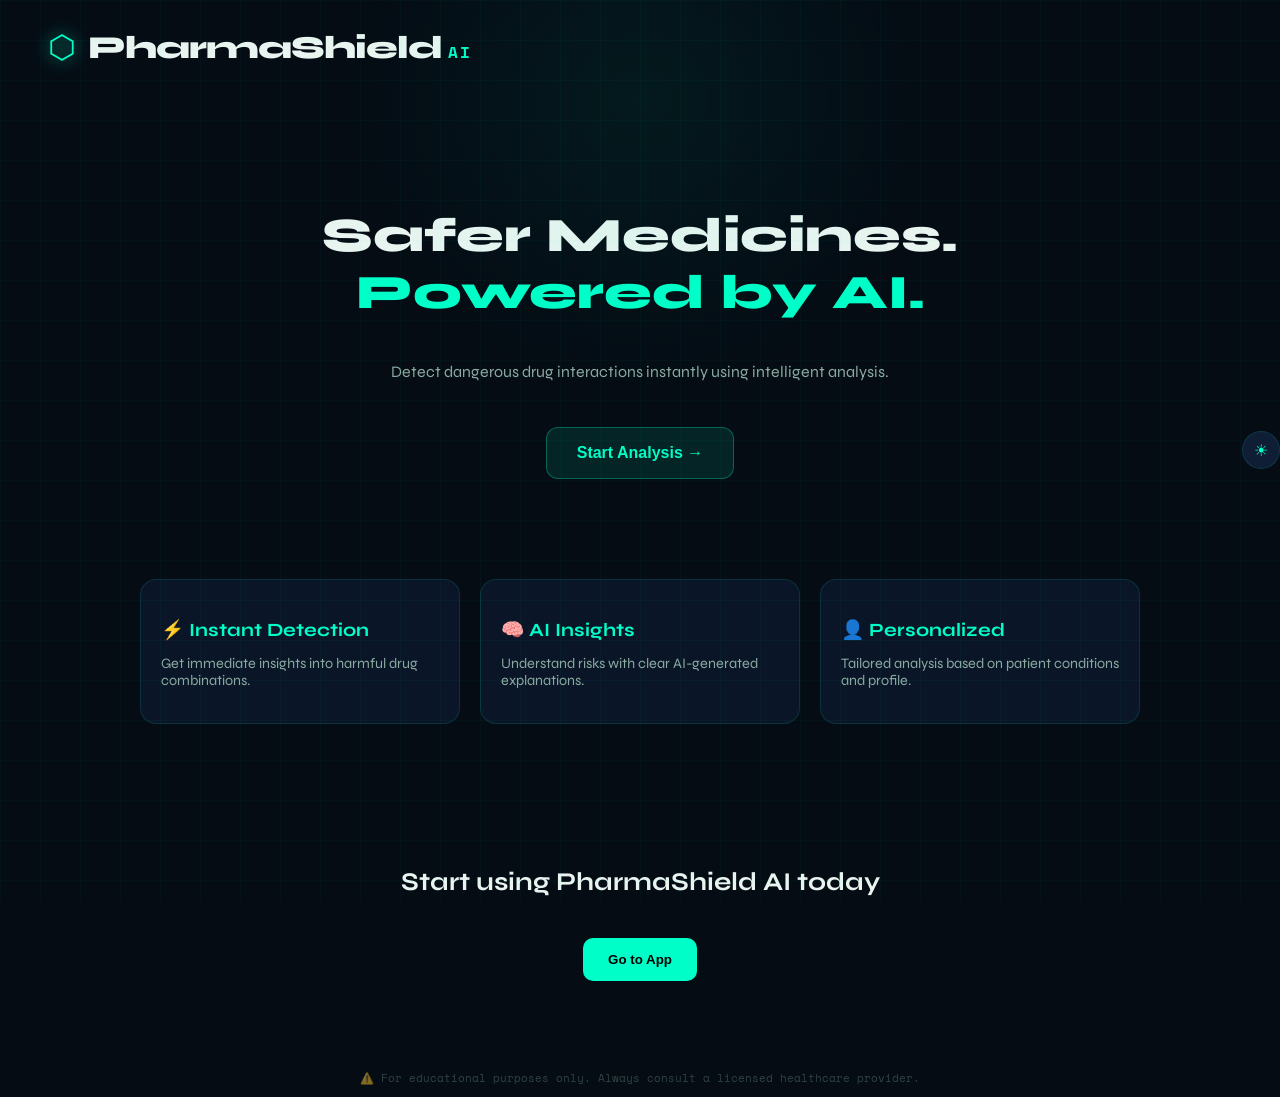
<file: frontend/index.html>
<!DOCTYPE html>
<html lang="en" data-theme="dark">
<head>
  <meta charset="UTF-8">
  <meta name="viewport" content="width=device-width, initial-scale=1.0">
  <title>PharmaShield AI</title>

  <link rel="preconnect" href="https://fonts.googleapis.com">
  <link href="https://fonts.googleapis.com/css2?family=Space+Mono:wght@400;700&family=Syne:wght@400;600;700;800&display=swap" rel="stylesheet">
  <link rel="stylesheet" href="style.css">
   <link rel="icon" type="image/png" href="favicon-32x32.png"/>
</head>

<body>

<div class="bg-grid"></div>
<div class="bg-glow"></div>

<!-- NAVBAR -->
<nav style="display:flex; justify-content:space-between; align-items:center; padding:20px 40px;">
  <div class="logo">
    <span class="logo-icon">⬡</span>
    <div class="logo-text">
      <span class="logo-main">PharmaShield</span>
      <span class="logo-sub">AI</span>
    </div>
  </div>

  <button class="theme-toggle" onclick="toggleTheme()">
    <span id="themeIcon">☀</span>
  </button>
</nav>

<!-- HERO -->
<section style="text-align:center; padding:80px 20px 40px; max-width:900px; margin:auto;">

  <h1 style="font-size:3rem; font-weight:800; line-height:1.2;">
    Safer Medicines.<br>
    <span style="color:var(--teal);">Powered by AI.</span>
  </h1>

  <p style="margin-top:20px; color:var(--text-dim); font-size:1rem;">
    Detect dangerous drug interactions instantly using intelligent analysis.
  </p>

  <button onclick="goToApp()" 
    style="
      margin-top:30px;
      padding:16px 30px;
      font-size:1rem;
      border-radius:12px;
      border:1px solid var(--border-hover);
      background:var(--teal-dim);
      color:var(--teal);
      font-weight:700;
      cursor:pointer;
      transition:0.3s;
    "
    onmouseover="this.style.boxShadow='0 0 20px var(--teal-dim)'"
    onmouseout="this.style.boxShadow='none'"
  >
    Start Analysis →
  </button>

</section>

<!-- FEATURES GRID -->
<section style="padding:60px 20px; max-width:1000px; margin:auto;">

  <div style="display:grid; grid-template-columns:repeat(auto-fit,minmax(250px,1fr)); gap:20px;">

    <div style="padding:20px; border:1px solid var(--border); border-radius:16px; background:var(--surface);">
      <h3 style="color:var(--teal); margin-bottom:10px;">⚡ Instant Detection</h3>
      <p style="color:var(--text-dim); font-size:0.9rem;">
        Get immediate insights into harmful drug combinations.
      </p>
    </div>

    <div style="padding:20px; border:1px solid var(--border); border-radius:16px; background:var(--surface);">
      <h3 style="color:var(--teal); margin-bottom:10px;">🧠 AI Insights</h3>
      <p style="color:var(--text-dim); font-size:0.9rem;">
        Understand risks with clear AI-generated explanations.
      </p>
    </div>

    <div style="padding:20px; border:1px solid var(--border); border-radius:16px; background:var(--surface);">
      <h3 style="color:var(--teal); margin-bottom:10px;">👤 Personalized</h3>
      <p style="color:var(--text-dim); font-size:0.9rem;">
        Tailored analysis based on patient conditions and profile.
      </p>
    </div>

  </div>

</section>

<!-- CTA SECTION -->
<section style="text-align:center; padding:60px 20px;">

  <h2 style="font-size:1.6rem;">Start using PharmaShield AI today</h2>

  <button onclick="goToApp()" 
    style="
      margin-top:20px;
      padding:14px 25px;
      border-radius:10px;
      border:none;
      background:var(--teal);
      color:black;
      font-weight:700;
      cursor:pointer;
    "
  >
    Go to App
  </button>

</section>

<!-- FOOTER -->
<footer class="footer">
  <p>⚠️ For educational purposes only. Always consult a licensed healthcare provider.</p>
</footer>

<script>
function goToApp(){
  window.location.href = "app.html";
}

function toggleTheme(){
  const html = document.documentElement;
  const isDark = html.getAttribute('data-theme') === 'dark';
  html.setAttribute('data-theme', isDark ? 'light' : 'dark');
  document.getElementById('themeIcon').textContent = isDark ? '☽' : '☀';
}
</script>
</body>
</html>
</file>
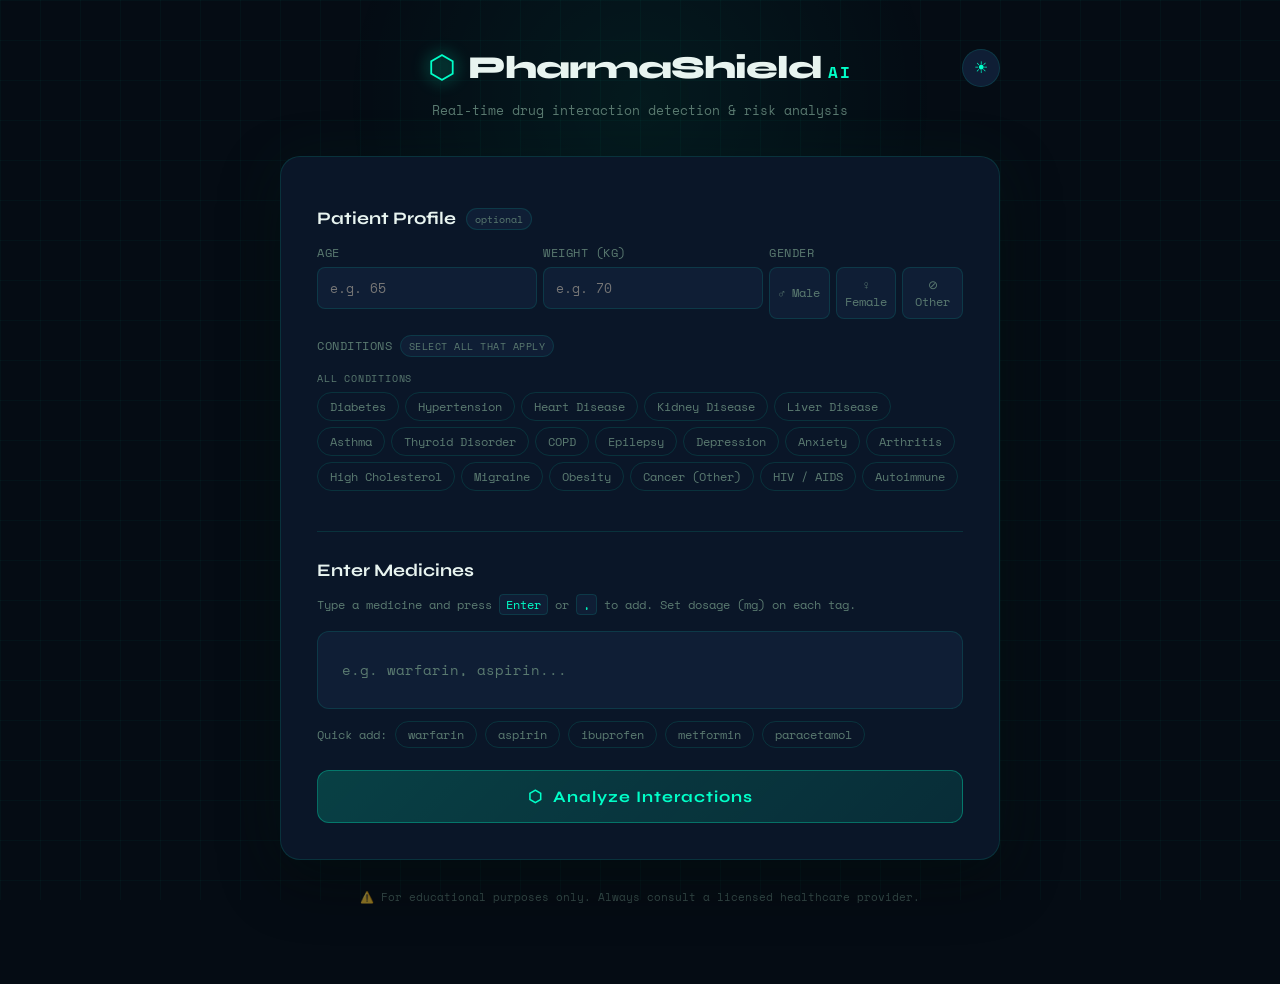
<file: frontend/app.html>
<!DOCTYPE html>
<html lang="en" data-theme="dark">
<head>
  <meta charset="UTF-8" />
  <meta name="viewport" content="width=device-width, initial-scale=1.0"/>
  <title>PharmaShield AI — Drug Interaction Checker</title>
  <link rel="preconnect" href="https://fonts.googleapis.com">
  <link href="https://fonts.googleapis.com/css2?family=Space+Mono:wght@400;700&family=Syne:wght@400;600;700;800&display=swap" rel="stylesheet">
  <link rel="stylesheet" href="style.css" />
  <link rel="stylesheet" href="ml_style.css" />
  <link rel="icon" type="image/png" href="favicon-32x32.png"/>
</head>
<body>

  <div class="bg-grid"></div>
  <div class="bg-glow"></div>

  <div class="app-wrapper">

    <!-- Header -->
    <header class="header">
      <div class="header-top">
        <div class="logo">
          <span class="logo-icon">⬡</span>
          <div class="logo-text">
            <span class="logo-main">PharmaShield</span>
            <span class="logo-sub">AI</span>
          </div>
        </div>
        <button class="theme-toggle" id="themeToggle" onclick="toggleTheme()" title="Toggle light / dark">
          <span class="theme-icon" id="themeIcon">☀</span>
        </button>
         <span id="mlStatusBadge" class="ml-badge" style="display:none"></span>
      </div>
      <p class="tagline">Real-time drug interaction detection & risk analysis</p>
    </header>

    <!-- Main Card -->
    <main class="main-card">

      <!-- Patient Profile -->
      <section class="patient-section">
        <h2 class="section-title">Patient Profile <span class="optional-tag">optional</span></h2>

        <div class="patient-grid">
          <div class="field-group">
            <label class="field-label">Age</label>
            <input type="number" id="patientAge" class="field-input" placeholder="e.g. 65" min="1" max="120"/>
          </div>
          <div class="field-group">
            <label class="field-label">Weight (kg)</label>
            <input type="number" id="patientWeight" class="field-input" placeholder="e.g. 70" min="1" max="300"/>
          </div>
          <div class="field-group">
            <label class="field-label">Gender</label>
            <div class="gender-group" id="genderGroup">
              <button class="gender-btn" data-val="male"   onclick="selectGender(this)">♂ Male</button>
              <button class="gender-btn" data-val="female" onclick="selectGender(this)">♀ Female</button>
              <button class="gender-btn" data-val="other"  onclick="selectGender(this)">⊘ Other</button>
            </div>
          </div>
        </div>

        <!-- Conditions block — JS populates chips -->
        <div class="field-group condition-field">
          <div class="condition-label-row">
            <label class="field-label">
              Conditions <span class="optional-tag">select all that apply</span>
            </label>
            <span class="condition-gender-hint" id="conditionGenderHint"></span>
          </div>

          <!-- Priority / gender-specific conditions -->
          <div class="condition-section" id="prioritySection" style="display:none">
            <span class="condition-section-label" id="priorityLabel"></span>
            <div class="condition-tags-wrapper" id="priorityChips"></div>
          </div>

          <!-- General conditions always visible -->
          <div class="condition-section">
            <span class="condition-section-label" id="generalLabel">General</span>
            <div class="condition-tags-wrapper" id="generalChips"></div>
          </div>
        </div>
      </section>

      <div class="divider"></div>

      <!-- Medicine Input -->
      <section class="input-section">
        <h2 class="section-title">Enter Medicines</h2>
        <p class="section-desc">
          Type a medicine and press <kbd>Enter</kbd> or <kbd>,</kbd> to add. Set dosage (mg) on each tag.
        </p>

        <div class="tag-input-wrapper" id="tagWrapper">
          <div class="tags-container" id="tagsContainer"></div>
          <input
            type="text"
            id="medicineInput"
            class="tag-input"
            placeholder="e.g. warfarin, aspirin..."
            autocomplete="off"
          />
        </div>
        <div class="autocomplete-dropdown" id="autocompleteDropdown"></div>

        <div class="quick-add">
          <span class="quick-label">Quick add:</span>
          <button class="chip" onclick="addMedicine('warfarin')">warfarin</button>
          <button class="chip" onclick="addMedicine('aspirin')">aspirin</button>
          <button class="chip" onclick="addMedicine('ibuprofen')">ibuprofen</button>
          <button class="chip" onclick="addMedicine('metformin')">metformin</button>
          <button class="chip" onclick="addMedicine('paracetamol')">paracetamol</button>
        </div>

        <button class="check-btn" id="checkBtn" onclick="checkInteractions()">
          <span class="btn-icon">⬡</span>
          Analyze Interactions
        </button>
      </section>

      <!-- Loading -->
      <div class="loading-state" id="loadingState" style="display:none">
        <div class="loading-spinner"></div>
        <p class="loading-text">Analyzing drug interactions...</p>
      </div>

      <!-- Results -->
      <section class="results-section" id="resultsSection" style="display:none">

        <div class="risk-banner" id="riskBanner">
          <div class="risk-icon" id="riskIcon"></div>
          <div class="risk-info">
            <span class="risk-label" id="riskLabel"></span>
            <span class="risk-detail" id="riskDetail"></span>
          </div>
          <div class="risk-badge" id="riskBadge"></div>
        </div>

        <div class="ai-box" id="aiBox" style="display:none">
          <div class="ai-header">
            <span class="ai-dot"></span>
            <span class="ai-title">AI Safety Summary</span>
          </div>
          <p class="ai-text" id="aiText"></p>
        </div>

        <div class="interactions-list" id="interactionsList"></div>
        <div class="stats-bar" id="statsBar"></div>

        <div class="action-row">
          <button class="action-btn" onclick="shareWhatsApp()">📲 Share on WhatsApp</button>
          <button class="action-btn" onclick="toggleHistory()">🕓 View History</button>
        </div>

        <div class="history-panel" id="historyPanel" style="display:none">
          <h3 class="history-title">Recent Checks</h3>
          <div id="historyList"></div>
        </div>

        <button class="reset-btn" onclick="resetApp()">← Check Another Combination</button>
      </section>

    </main>

    <footer class="footer">
      <p>⚠️ For educational purposes only. Always consult a licensed healthcare provider.</p>
    </footer>

  </div>

  <script src="script.js"></script>
</body>
</html>
</file>
<file: frontend/style.css>
/* 
   PharmaShield AI — Style
   Themes: Dark (default) + Light
   *, *::before, *::after { box-sizing: border-box; margin: 0; padding: 0; }
   /* ─── DARK THEME (default) ─── */
   :root,
   [data-theme="dark"] {
     --bg:           #050c14;
     --surface:      #0a1628;
     --surface2:     #0f1e35;
     --surface3:     #13243f;
     --border:       rgba(0,255,200,0.12);
     --border-hover: rgba(0,255,200,0.3);
     --teal:         #00ffc8;
     --teal-dim:     rgba(0,255,200,0.10);
     --teal-mid:     rgba(0,255,200,0.18);
     --red:          #ff4d6a;
     --red-dim:      rgba(255,77,106,0.15);
     --orange:       #ff9f43;
     --orange-dim:   rgba(255,159,67,0.15);
     --green:        #0be881;
     --green-dim:    rgba(11,232,129,0.12);
     --text:         #e8f4f0;
     --text-muted:   #5a7a70;
     --text-dim:     #8aaaa0;
     --font-display: 'Syne', sans-serif;
     --font-mono:    'Space Mono', monospace;
     --radius:       12px;
     --radius-sm:    8px;
     --shadow:       0 20px 60px rgba(0,0,0,0.45);
     --card-glow:    0 0 60px rgba(0,255,200,0.04);
   }
   
   /* ─── LIGHT THEME ─── */
   [data-theme="light"] {
     --bg:           #f0f7f5;
     --surface:      #ffffff;
     --surface2:     #eaf4f1;
     --surface3:     #ddf0eb;
     --border:       rgba(0,160,120,0.18);
     --border-hover: rgba(0,160,120,0.45);
     --teal:         #007d60;
     --teal-dim:     rgba(0,160,120,0.10);
     --teal-mid:     rgba(0,160,120,0.18);
     --red:          #d9324a;
     --red-dim:      rgba(217,50,74,0.10);
     --orange:       #c97a20;
     --orange-dim:   rgba(201,122,32,0.10);
     --green:        #0a9e5c;
     --green-dim:    rgba(10,158,92,0.10);
     --text:         #0d2620;
     --text-muted:   #6a9990;
     --text-dim:     #3d6b62;
     --shadow:       0 8px 40px rgba(0,100,80,0.10);
     --card-glow:    0 0 0px transparent;
   }
   
   /* ─── Base ─── */
   body {
     background: var(--bg);
     color: var(--text);
     font-family: var(--font-display);
     min-height: 100vh;
     overflow-x: hidden;
     transition: background 0.3s ease, color 0.3s ease;
   }
   
   /* ─── Background decoration ─── */
   .bg-grid {
     position: fixed; inset: 0; z-index: 0; pointer-events: none;
     background-image:
       linear-gradient(rgba(0,255,200,0.03) 1px, transparent 1px),
       linear-gradient(90deg, rgba(0,255,200,0.03) 1px, transparent 1px);
     background-size: 40px 40px;
     transition: opacity 0.3s;
   }
   [data-theme="light"] .bg-grid {
     background-image:
       linear-gradient(rgba(0,160,120,0.05) 1px, transparent 1px),
       linear-gradient(90deg, rgba(0,160,120,0.05) 1px, transparent 1px);
   }
   
   .bg-glow {
     position: fixed; top: -200px; left: 50%; transform: translateX(-50%);
     width: 600px; height: 600px; pointer-events: none; z-index: 0;
     background: radial-gradient(circle, rgba(0,255,200,0.06) 0%, transparent 70%);
     transition: background 0.3s;
   }
   [data-theme="light"] .bg-glow {
     background: radial-gradient(circle, rgba(0,160,120,0.08) 0%, transparent 70%);
   }
   
   /* ─── Layout ─── */
   .app-wrapper {
     position: relative; z-index: 1;
     max-width: 720px;
     margin: 0 auto;
     padding: 40px 20px 60px;
   }
   
   /* ─── Header ─── */
   .header {
     text-align: center;
     margin-bottom: 36px;
     animation: fadeDown 0.6s ease both;
   }
   
   .header-top {
     display: flex;
     align-items: center;
     justify-content: center;
     position: relative;
     margin-bottom: 10px;
   }
   
   .logo {
     display: inline-flex;
     align-items: center;
     gap: 12px;
   }
   
   .logo-icon {
     font-size: 2rem;
     color: var(--teal);
     filter: drop-shadow(0 0 8px var(--teal));
     animation: pulse 2s infinite;
   }
   
   .logo-text { display: flex; align-items: baseline; gap: 6px; }
   
   .logo-main {
     font-size: 2rem;
     font-weight: 800;
     letter-spacing: -1px;
     color: var(--text);
   }
   
   .logo-sub {
     font-size: 1rem;
     font-weight: 700;
     color: var(--teal);
     font-family: var(--font-mono);
     letter-spacing: 2px;
   }
   
   .tagline {
     font-size: 0.82rem;
     color: var(--text-muted);
     font-family: var(--font-mono);
   }
   
   /* ─── Theme Toggle ─── */
   .theme-toggle {
     position: absolute;
     right: 0;
     top: 50%;
     transform: translateY(-50%);
     width: 38px; height: 38px;
     border-radius: 50%;
     border: 1px solid var(--border);
     background: var(--surface2);
     color: var(--teal);
     font-size: 1rem;
     cursor: pointer;
     display: flex;
     align-items: center;
     justify-content: center;
     transition: all 0.2s ease;
   }
   .theme-toggle:hover {
     border-color: var(--border-hover);
     background: var(--teal-dim);
     box-shadow: 0 0 12px rgba(0,255,200,0.12);
   }
   [data-theme="light"] .theme-toggle:hover {
     box-shadow: 0 0 12px rgba(0,160,120,0.15);
   }
   
   /* ─── Card ─── */
   .main-card {
     background: var(--surface);
     border: 1px solid var(--border);
     border-radius: 20px;
     padding: 36px;
     box-shadow: var(--card-glow), var(--shadow);
     animation: fadeUp 0.7s ease both;
     transition: background 0.3s ease, border-color 0.3s ease, box-shadow 0.3s ease;
   }
   
   .divider {
     height: 1px;
     background: var(--border);
     margin: 28px 0;
   }
   
   /* ─── Section Titles ─── */
   .section-title {
     font-size: 1.1rem;
     font-weight: 700;
     margin-bottom: 14px;
     display: flex;
     align-items: center;
     gap: 10px;
     color: var(--text);
   }
   
   .optional-tag {
     font-size: 0.65rem;
     font-family: var(--font-mono);
     color: var(--text-muted);
     background: var(--surface2);
     border: 1px solid var(--border);
     border-radius: 20px;
     padding: 2px 8px;
     font-weight: 400;
   }
   
   .section-desc {
     font-size: 0.78rem;
     color: var(--text-muted);
     font-family: var(--font-mono);
     margin-bottom: 16px;
     line-height: 1.6;
   }
   
   kbd {
     background: var(--surface2);
     border: 1px solid var(--border);
     border-radius: 4px;
     padding: 1px 6px;
     font-family: var(--font-mono);
     font-size: 0.72rem;
     color: var(--teal);
   }
   
   /* ─── Patient Grid ─── */
   .patient-grid {
     display: grid;
     grid-template-columns: repeat(auto-fill, minmax(150px, 1fr));
     gap: 32px;
     margin-bottom: 18px;
   }
   
   .field-group { display: flex; flex-direction: column; gap: 6px; }
   
   .field-label {
     font-size: 0.72rem;
     font-family: var(--font-mono);
     color: var(--text-muted);
     text-transform: uppercase;
     letter-spacing: 0.5px;
   }
   
   .field-input {
     background: var(--surface2);
     border: 1px solid var(--border);
     border-radius: var(--radius-sm);
     padding: 10px 12px;
     color: var(--text);
     font-family: var(--font-mono);
     font-size: 0.82rem;
     outline: none;
     transition: border-color 0.2s, background 0.2s;
     width: 100%;
   }
   .field-input:focus {
     border-color: var(--teal);
     box-shadow: 0 0 0 3px var(--teal-dim);
   }
   .field-input option { background: var(--surface2); }
   
   /* ─── Gender Buttons ─── */
   .gender-group {
     display: flex;
     gap: 6px;
   }
   
   .gender-btn {
     flex: 1;
     padding: 8px 4px;
     border: 1px solid var(--border);
     border-radius: var(--radius-sm);
     background: var(--surface2);
     color: var(--text-muted);
     font-family: var(--font-mono);
     font-size: 0.74rem;
     cursor: pointer;
     transition: all 0.18s ease;
     text-align: center;
   }
   .gender-btn:hover {
     border-color: var(--border-hover);
     color: var(--teal);
     background: var(--teal-dim);
   }
   .gender-btn.active {
     background: var(--teal-dim);
     border-color: var(--border-hover);
     color: var(--teal);
     font-weight: 700;
   }
   
   /* ─── Conditions ─── */
   .condition-field { margin-top: 4px; }
   
   .condition-label-row {
     display: flex;
     align-items: center;
     gap: 10px;
     margin-bottom: 10px;
   }
   
   .condition-gender-hint {
     font-size: 0.68rem;
     font-family: var(--font-mono);
     color: var(--teal);
     background: var(--teal-dim);
     border: 1px solid var(--border-hover);
     border-radius: 20px;
     padding: 2px 10px;
     display: none;
     animation: fadeUp 0.3s ease both;
   }
   .condition-gender-hint.visible { display: inline-block; }
   
   .condition-section { margin-bottom: 12px; }
   
   .condition-section-label {
     display: block;
     font-size: 0.65rem;
     font-family: var(--font-mono);
     color: var(--text-muted);
     text-transform: uppercase;
     letter-spacing: 0.8px;
     margin-bottom: 6px;
   }
   
   .condition-tags-wrapper {
     display: flex;
     flex-wrap: wrap;
     gap: 6px;
   }
   
   .cond-chip {
     display: inline-flex;
     align-items: center;
     padding: 5px 12px;
     border-radius: 20px;
     border: 1px solid var(--border);
     background: transparent;
     color: var(--text-muted);
     font-family: var(--font-mono);
     font-size: 0.74rem;
     cursor: pointer;
     transition: all 0.16s ease;
     user-select: none;
   }
   .cond-chip:hover {
     border-color: var(--border-hover);
     color: var(--teal);
     background: var(--teal-dim);
   }
   .cond-chip.selected {
     background: var(--teal-dim);
     border-color: var(--border-hover);
     color: var(--teal);
     font-weight: 600;
   }
   .cond-chip.selected::after {
     content: ' ✓';
     font-size: 0.68rem;
     margin-left: 2px;
   }
   .cond-chip.priority-chip {
     border-color: var(--teal-mid);
   }
   
   /* ─── Tag Input ─── */
   .tag-input-wrapper {
     background: var(--surface2);
     border: 1px solid var(--border);
     border-radius: var(--radius);
     padding: 10px 14px;
     min-height: 56px;
     display: flex;
     flex-wrap: wrap;
     align-items: center;
     gap: 8px;
     cursor: text;
     transition: border-color 0.2s, background 0.2s;
   }
   .tag-input-wrapper:focus-within {
     border-color: var(--teal);
     box-shadow: 0 0 0 3px var(--teal-dim);
   }
   
   .tags-container { display: flex; flex-wrap: wrap; gap: 6px; }
   
   /* ─── Medicine Tags ─── */
   .med-tag {
     display: inline-flex;
     align-items: center;
     border-radius: 20px;
     border: 1px solid rgba(0,255,200,0.3);
     background: var(--teal-dim);
     font-size: 0.78rem;
     font-family: var(--font-mono);
     margin: 2px;
     position: relative;
     animation: tagPop 0.2s ease both;
   }
   [data-theme="light"] .med-tag {
     border-color: rgba(0,160,120,0.35);
   }
   
   .med-tag-name {
     padding: 5px 8px 5px 12px;
     color: var(--teal);
     font-weight: 600;
   }
   
   .med-tag-dosage-wrap {
     display: flex;
     align-items: center;
     border-left: 1px solid var(--border);
     padding: 0 4px;
   }
   
   .med-tag-dosage {
     width: 46px;
     padding: 5px 2px;
     background: transparent;
     border: none;
     outline: none;
     color: var(--teal);
     font-family: var(--font-mono);
     font-size: 0.76rem;
     text-align: center;
     -moz-appearance: textfield;
   }
   .med-tag-dosage::-webkit-outer-spin-button,
   .med-tag-dosage::-webkit-inner-spin-button { -webkit-appearance: none; margin: 0; }
   .med-tag-dosage::placeholder { color: var(--text-muted); }
   
   .med-tag-unit {
     font-size: 0.65rem;
     color: var(--text-muted);
     padding-right: 2px;
   }
   
   .dose-step {
     padding: 0 5px;
     background: transparent;
     border: none;
     color: var(--teal);
     font-size: 0.95rem;
     font-weight: 700;
     cursor: pointer;
     line-height: 1;
     transition: opacity 0.15s;
     user-select: none;
   }
   .dose-step:hover { opacity: 0.65; }
   
   .dose-preset-toggle {
     padding: 0 5px;
     background: transparent;
     border: none;
     border-left: 1px solid var(--border);
     color: var(--text-muted);
     font-size: 0.68rem;
     cursor: pointer;
     line-height: 1;
     transition: color 0.15s;
   }
   .dose-preset-toggle:hover { color: var(--teal); }
   
   .med-tag-remove {
     padding: 5px 8px;
     background: transparent;
     border: none;
     border-left: 1px solid var(--border);
     color: var(--text-muted);
     cursor: pointer;
     font-size: 0.9rem;
     line-height: 1;
     transition: color 0.15s;
     border-radius: 0 20px 20px 0;
   }
   .med-tag-remove:hover { color: var(--red); }
   
   /* ─── Dosage Popover ─── */
   .dose-popover {
     position: absolute;
     top: calc(100% + 6px);
     left: 0;
     z-index: 200;
     background: var(--surface);
     border: 1px solid var(--border-hover);
     border-radius: var(--radius-sm);
     padding: 8px 10px;
     box-shadow: var(--shadow);
     min-width: 190px;
   }
   .dose-popover-label {
     display: block;
     font-size: 0.62rem;
     color: var(--text-muted);
     margin-bottom: 6px;
     letter-spacing: 0.06em;
     text-transform: uppercase;
     font-family: var(--font-mono);
   }
   .dose-popover-grid {
     display: flex;
     flex-wrap: wrap;
     gap: 5px;
   }
   .dose-preset-btn {
     padding: 4px 10px;
     border-radius: 20px;
     border: 1px solid var(--border);
     background: transparent;
     color: var(--text-muted);
     font-family: var(--font-mono);
     font-size: 0.74rem;
     cursor: pointer;
     transition: all 0.14s;
   }
   .dose-preset-btn:hover {
     background: var(--teal-dim);
     border-color: var(--border-hover);
     color: var(--teal);
   }
   
   /* ─── Tag Text Input ─── */
   .tag-input {
     background: transparent;
     border: none;
     outline: none;
     color: var(--text);
     font-family: var(--font-mono);
     font-size: 0.85rem;
     flex: 1;
     min-width: 140px;
   }
   .tag-input::placeholder { color: var(--text-muted); }
   
   /* ─── Autocomplete ─── */
   .autocomplete-dropdown {
     background: var(--surface2);
     border: 1px solid var(--border-hover);
     border-radius: var(--radius-sm);
     margin-top: 4px;
     display: none;
     max-height: 180px;
     overflow-y: auto;
     box-shadow: var(--shadow);
   }
   .autocomplete-dropdown.visible { display: block; }
   
   .autocomplete-item {
     padding: 10px 14px;
     font-size: 0.8rem;
     font-family: var(--font-mono);
     color: var(--text-dim);
     cursor: pointer;
     transition: all 0.15s;
   }
   .autocomplete-item:hover,
   .autocomplete-item.active {
     background: var(--teal-dim);
     color: var(--teal);
   }
   
   /* ─── Quick Chips ─── */
   .quick-add {
     display: flex;
     flex-wrap: wrap;
     align-items: center;
     gap: 8px;
     margin-top: 12px;
   }
   .quick-label {
     font-size: 0.72rem;
     color: var(--text-muted);
     font-family: var(--font-mono);
   }
   .chip {
     background: transparent;
     border: 1px solid var(--border);
     color: var(--text-muted);
     border-radius: 20px;
     padding: 4px 12px;
     font-size: 0.72rem;
     font-family: var(--font-mono);
     cursor: pointer;
     transition: all 0.2s;
   }
   .chip:hover {
     border-color: var(--border-hover);
     color: var(--teal);
     background: var(--teal-dim);
   }
   
   /* ─── Check Button ─── */
   .check-btn {
     width: 100%;
     margin-top: 22px;
     padding: 16px;
     background: linear-gradient(135deg, var(--teal-mid), var(--teal-dim));
     border: 1px solid var(--border-hover);
     border-radius: var(--radius);
     color: var(--teal);
     font-family: var(--font-display);
     font-size: 1rem;
     font-weight: 700;
     letter-spacing: 1px;
     cursor: pointer;
     transition: all 0.25s;
     display: flex;
     align-items: center;
     justify-content: center;
     gap: 10px;
   }
   .check-btn:hover {
     box-shadow: 0 0 30px var(--teal-dim);
     transform: translateY(-1px);
   }
   .check-btn:active { transform: translateY(0); }
   .btn-icon { animation: spin 8s linear infinite; }
   
   /* ─── Loading ─── */
   .loading-state { text-align: center; padding: 50px 20px; }
   
   .loading-spinner {
     width: 48px; height: 48px;
     border: 2px solid var(--border);
     border-top-color: var(--teal);
     border-radius: 50%;
     animation: spinFast 0.8s linear infinite;
     margin: 0 auto 20px;
   }
   .loading-text {
     font-family: var(--font-mono);
     font-size: 0.82rem;
     color: var(--text-muted);
   }
   
   /* ─── Risk Banner ─── */
   .risk-banner {
     border-radius: var(--radius);
     padding: 20px 24px;
     display: flex;
     align-items: center;
     gap: 16px;
     margin-bottom: 18px;
     animation: fadeUp 0.4s ease both;
   }
   .risk-banner.dangerous   { background: var(--red-dim);    border: 1px solid rgba(255,77,106,0.35); }
   .risk-banner.moderate    { background: var(--orange-dim);  border: 1px solid rgba(255,159,67,0.35); }
   .risk-banner.safe,
   .risk-banner.no_interactions_found {
     background: var(--green-dim);
     border: 1px solid rgba(11,232,129,0.3);
   }
   
   .risk-icon { font-size: 2rem; }
   .risk-info { flex: 1; }
   
   .risk-label {
     display: block;
     font-size: 1rem;
     font-weight: 800;
     margin-bottom: 3px;
   }
   .risk-banner.dangerous .risk-label   { color: var(--red); }
   .risk-banner.moderate .risk-label    { color: var(--orange); }
   .risk-banner.safe .risk-label,
   .risk-banner.no_interactions_found .risk-label { color: var(--green); }
   
   .risk-detail {
     font-size: 0.76rem;
     font-family: var(--font-mono);
     color: var(--text-muted);
   }
   
   .risk-badge {
     font-family: var(--font-mono);
     font-size: 0.68rem;
     padding: 4px 10px;
     border-radius: 20px;
     font-weight: 700;
     letter-spacing: 1px;
     white-space: nowrap;
   }
   .risk-banner.dangerous .risk-badge {
     background: rgba(255,77,106,0.15); color: var(--red);
     border: 1px solid rgba(255,77,106,0.3);
   }
   .risk-banner.moderate .risk-badge {
     background: rgba(255,159,67,0.15); color: var(--orange);
     border: 1px solid rgba(255,159,67,0.3);
   }
   .risk-banner.safe .risk-badge,
   .risk-banner.no_interactions_found .risk-badge {
     background: rgba(11,232,129,0.12); color: var(--green);
     border: 1px solid rgba(11,232,129,0.3);
   }
   
   /* ─── AI Box ─── */
   .ai-box {
     background: var(--teal-dim);
     border: 1px solid var(--border);
     border-radius: var(--radius);
     padding: 18px 20px;
     margin-bottom: 18px;
     animation: fadeUp 0.5s ease both 0.1s;
   }
   .ai-header {
     display: flex;
     align-items: center;
     gap: 8px;
     margin-bottom: 10px;
   }
   .ai-dot {
     width: 8px; height: 8px;
     background: var(--teal);
     border-radius: 50%;
     animation: pulse 1.5s infinite;
     box-shadow: 0 0 8px var(--teal);
   }
   .ai-title {
     font-size: 0.72rem;
     font-family: var(--font-mono);
     color: var(--teal);
     letter-spacing: 1px;
     text-transform: uppercase;
   }
   .ai-text {
     font-size: 0.86rem;
     color: var(--text-dim);
     line-height: 1.7;
   }
   
   /* ─── Interaction Cards ─── */
   .interactions-list {
     display: flex;
     flex-direction: column;
     gap: 10px;
     margin-bottom: 18px;
   }
   .interaction-card {
     background: var(--surface2);
     border-radius: var(--radius);
     padding: 16px 18px;
     border-left: 3px solid transparent;
     animation: fadeUp 0.4s ease both;
     transition: transform 0.2s;
   }
   .interaction-card:hover { transform: translateX(3px); }
   .interaction-card.dangerous { border-left-color: var(--red); }
   .interaction-card.moderate  { border-left-color: var(--orange); }
   .interaction-card.safe      { border-left-color: var(--green); }
   
   .card-header {
     display: flex;
     align-items: center;
     justify-content: space-between;
     margin-bottom: 8px;
   }
   .drug-pair {
     font-family: var(--font-mono);
     font-size: 0.85rem;
     font-weight: 700;
     color: var(--text);
   }
   .drug-pair .plus { color: var(--text-muted); margin: 0 5px; }
   
   .severity-pill {
     font-size: 0.66rem;
     font-family: var(--font-mono);
     font-weight: 700;
     letter-spacing: 1px;
     text-transform: uppercase;
     padding: 3px 10px;
     border-radius: 20px;
   }
   .severity-pill.dangerous { background: rgba(255,77,106,0.15);  color: var(--red);    border: 1px solid rgba(255,77,106,0.25); }
   .severity-pill.moderate  { background: rgba(255,159,67,0.15);  color: var(--orange); border: 1px solid rgba(255,159,67,0.25); }
   .severity-pill.safe      { background: rgba(11,232,129,0.10);  color: var(--green);  border: 1px solid rgba(11,232,129,0.2); }
   
   .card-dosage-warn {
     font-size: 0.75rem;
     font-family: var(--font-mono);
     color: var(--orange);
     margin-bottom: 6px;
   }
   .card-effect {
     font-size: 0.82rem;
     color: var(--text-dim);
     line-height: 1.6;
     margin-bottom: 8px;
   }
   .card-recommendation {
     font-size: 0.76rem;
     font-family: var(--font-mono);
     color: var(--text-muted);
     padding: 8px 12px;
     background: rgba(255,255,255,0.03);
     border-radius: 6px;
     line-height: 1.5;
   }
   [data-theme="light"] .card-recommendation {
     background: rgba(0,0,0,0.03);
   }
   .card-recommendation::before { content: "→ "; color: var(--teal); }
   
   /* ─── Stats Bar ─── */
   .stats-bar {
     display: flex;
     gap: 1px;
     background: var(--border);
     border-radius: var(--radius-sm);
     overflow: hidden;
     margin-bottom: 18px;
   }
   .stat-item {
     flex: 1;
     background: var(--surface2);
     padding: 12px 8px;
     text-align: center;
   }
   .stat-value {
     display: block;
     font-size: 1.3rem;
     font-weight: 800;
     font-family: var(--font-mono);
     color: var(--teal);
   }
   .stat-label {
     font-size: 0.63rem;
     color: var(--text-muted);
     font-family: var(--font-mono);
     text-transform: uppercase;
     letter-spacing: 0.5px;
   }
   .patient-meta { flex: 2; }
   .patient-summary {
     font-size: 0.72rem !important;
     font-weight: 600;
     white-space: normal;
     line-height: 1.4;
   }
   
   /* ─── Action Row ─── */
   .action-row {
     display: flex;
     gap: 10px;
     margin-bottom: 12px;
   }
   .action-btn {
     flex: 1;
     padding: 11px;
     border-radius: var(--radius-sm);
     font-family: var(--font-mono);
     font-size: 0.78rem;
     cursor: pointer;
     transition: all 0.2s;
     border: 1px solid var(--border);
     background: transparent;
     color: var(--text-muted);
   }
   .action-btn:hover {
     border-color: var(--border-hover);
     color: var(--teal);
     background: var(--teal-dim);
   }
   
   /* ─── History ─── */
   .history-panel {
     background: var(--surface2);
     border: 1px solid var(--border);
     border-radius: var(--radius);
     padding: 16px;
     margin-bottom: 12px;
   }
   .history-title {
     font-size: 0.78rem;
     font-family: var(--font-mono);
     color: var(--text-muted);
     text-transform: uppercase;
     letter-spacing: 1px;
     margin-bottom: 12px;
   }
   .history-item {
     display: flex;
     justify-content: space-between;
     align-items: flex-start;
     padding: 8px 0;
     border-bottom: 1px solid var(--border);
     font-size: 0.78rem;
     gap: 10px;
   }
   .history-item:last-child { border-bottom: none; }
   .history-meds {
     font-family: var(--font-mono);
     color: var(--text-dim);
   }
   .history-meta {
     display: block;
     font-size: 0.68rem;
     color: var(--text-muted);
     margin-top: 2px;
   }
   .history-risk {
     font-family: var(--font-mono);
     font-size: 0.68rem;
     font-weight: 700;
     padding: 2px 8px;
     border-radius: 10px;
     white-space: nowrap;
   }
   .history-risk.dangerous { color: var(--red);    background: var(--red-dim); }
   .history-risk.moderate  { color: var(--orange); background: var(--orange-dim); }
   .history-risk.safe,
   .history-risk.no_interactions_found { color: var(--green); background: var(--green-dim); }
   
   /* ─── Reset Button ─── */
   .reset-btn {
     background: transparent;
     border: 1px solid var(--border);
     color: var(--text-muted);
     border-radius: var(--radius-sm);
     padding: 10px 20px;
     font-family: var(--font-mono);
     font-size: 0.78rem;
     cursor: pointer;
     transition: all 0.2s;
     width: 100%;
   }
   .reset-btn:hover {
     border-color: var(--border-hover);
     color: var(--teal);
   }
   
   /* ─── Footer ─── */
   .footer {
     text-align: center;
     margin-top: 28px;
     font-size: 0.7rem;
     font-family: var(--font-mono);
     color: var(--text-muted);
     opacity: 0.5;
   }
   
   /* ─── Animations ─── */
   @keyframes fadeDown {
     from { opacity: 0; transform: translateY(-20px); }
     to   { opacity: 1; transform: translateY(0); }
   }
   @keyframes fadeUp {
     from { opacity: 0; transform: translateY(14px); }
     to   { opacity: 1; transform: translateY(0); }
   }
   @keyframes tagPop {
     from { opacity: 0; transform: scale(0.8); }
     to   { opacity: 1; transform: scale(1); }
   }
   @keyframes pulse {
     0%, 100% { opacity: 1; }
     50%       { opacity: 0.4; }
   }
   @keyframes spin     { to { transform: rotate(360deg); } }
   @keyframes spinFast { to { transform: rotate(360deg); } }
   @keyframes shake {
     0%, 100% { transform: translateX(0); }
     20%      { transform: translateX(-6px); }
     40%      { transform: translateX(6px); }
     60%      { transform: translateX(-4px); }
     80%      { transform: translateX(4px); }
   }
   
   /* ─── Scrollbar ─── */
   ::-webkit-scrollbar { width: 4px; }
   ::-webkit-scrollbar-track { background: transparent; }
   ::-webkit-scrollbar-thumb { background: var(--border); border-radius: 4px; }
   
   /* ─── Responsive ─── */
   @media (max-width: 520px) {
     .main-card    { padding: 20px 16px; }
     .logo-main    { font-size: 1.5rem; }
     .patient-grid { grid-template-columns: 1fr 1fr; }
     .stats-bar    { flex-wrap: wrap; }
     .action-row   { flex-direction: column; }
     .theme-toggle { width: 32px; height: 32px; font-size: 0.85rem; }
   }
</file>
<file: frontend/ml_style.css>
/* ── ML Status Badge (shown near header) ────────── */
.ml-badge {
  display: none;
  align-items: center;
  gap: 5px;
  font-family: var(--font-mono);
  font-size: 0.7rem;
  padding: 3px 10px;
  border-radius: 20px;
  font-weight: 600;
  letter-spacing: 0.04em;
}
.ml-badge.ml-active {
  background: rgba(0, 200, 120, 0.12);
  color: var(--green);
  border: 1px solid rgba(0, 200, 120, 0.3);
}
.ml-badge.ml-offline {
  background: rgba(255, 77, 106, 0.1);
  color: var(--red);
  border: 1px solid rgba(255, 77, 106, 0.25);
}

/* ── ML Summary Box (below risk banner) ──────────── */
.ml-summary-box {
  background: var(--surface2);
  border: 1px solid rgba(255, 255, 255, 0.07);
  border-radius: 12px;
  padding: 14px 18px;
  margin: 12px 0;
}
.ml-summary-header {
  display: flex;
  align-items: center;
  gap: 8px;
  margin-bottom: 10px;
}
.ml-icon   { font-size: 1.1rem; }
.ml-title  { font-weight: 700; font-size: 0.85rem; flex: 1; }
.ml-conf-badge {
  font-family: var(--font-mono);
  font-size: 0.78rem;
  font-weight: 700;
  letter-spacing: 0.03em;
}
.ml-score-bar-wrap { margin-top: 6px; }
.ml-score-bar {
  height: 6px;
  background: rgba(255, 255, 255, 0.08);
  border-radius: 4px;
  overflow: hidden;
  margin-bottom: 4px;
}
.ml-score-fill {
  height: 100%;
  border-radius: 4px;
  transition: width 0.5s ease;
}
.ml-score-labels {
  display: flex;
  justify-content: space-between;
  font-size: 0.65rem;
  font-family: var(--font-mono);
  color: var(--text-muted);
}
.ml-fallback-note {
  font-size: 0.72rem;
  color: var(--orange);
  margin-top: 8px;
  font-family: var(--font-mono);
}

/* ── ML Pair Mini Badge (inside interaction cards) ── */
.ml-pair-mini-badge {
  display: inline-block;
  font-size: 0.65rem;
  font-family: var(--font-mono);
  background: rgba(255, 255, 255, 0.05);
  border: 1px solid rgba(255, 255, 255, 0.1);
  border-radius: 5px;
  padding: 2px 7px;
  color: var(--text-muted);
  margin-left: 6px;
  vertical-align: middle;
}

/* ── ML Pair Breakdown Section ───────────────────── */
.ml-pair-section {
  margin-top: 20px;
}
.ml-section-title {
  font-size: 0.85rem;
  font-weight: 700;
  letter-spacing: 0.05em;
  text-transform: uppercase;
  color: var(--text-muted);
  margin-bottom: 12px;
  font-family: var(--font-mono);
}
.ml-pair-grid {
  display: grid;
  grid-template-columns: repeat(auto-fill, minmax(280px, 1fr));
  gap: 12px;
}
.ml-pair-card {
  background: var(--surface2);
  border: 1px solid rgba(255, 255, 255, 0.06);
  border-radius: 10px;
  padding: 14px 16px;
}
.ml-pair-card-header {
  display: flex;
  align-items: center;
  justify-content: space-between;
  margin-bottom: 6px;
}
.ml-pair-names {
  font-weight: 600;
  font-size: 0.82rem;
}
.ml-pair-risk-badge {
  font-family: var(--font-mono);
  font-size: 0.75rem;
  font-weight: 700;
  text-transform: uppercase;
  letter-spacing: 0.04em;
}
.ml-pair-meta {
  font-size: 0.72rem;
  color: var(--text-muted);
  font-family: var(--font-mono);
  margin-bottom: 10px;
}
.ml-prob-breakdown {
  display: flex;
  flex-direction: column;
  gap: 5px;
}
.ml-prob-row {
  display: flex;
  align-items: center;
  gap: 8px;
  font-size: 0.68rem;
  font-family: var(--font-mono);
}
.ml-prob-label {
  width: 65px;
  color: var(--text-muted);
  text-transform: capitalize;
  flex-shrink: 0;
}
.ml-prob-bar-wrap {
  flex: 1;
  height: 4px;
  background: rgba(255, 255, 255, 0.07);
  border-radius: 3px;
  overflow: hidden;
}
.ml-prob-bar {
  height: 100%;
  border-radius: 3px;
  transition: width 0.4s ease;
  min-width: 2px;
}
.ml-prob-val {
  width: 30px;
  text-align: right;
  color: var(--text-muted);
  flex-shrink: 0;
}

/* ── History ML Confidence Tag ───────────────────── */
.history-conf {
  font-family: var(--font-mono);
  font-size: 0.65rem;
  color: var(--accent);
  background: rgba(var(--accent-rgb, 100, 180, 255), 0.1);
  border-radius: 4px;
  padding: 1px 6px;
}
</file>
